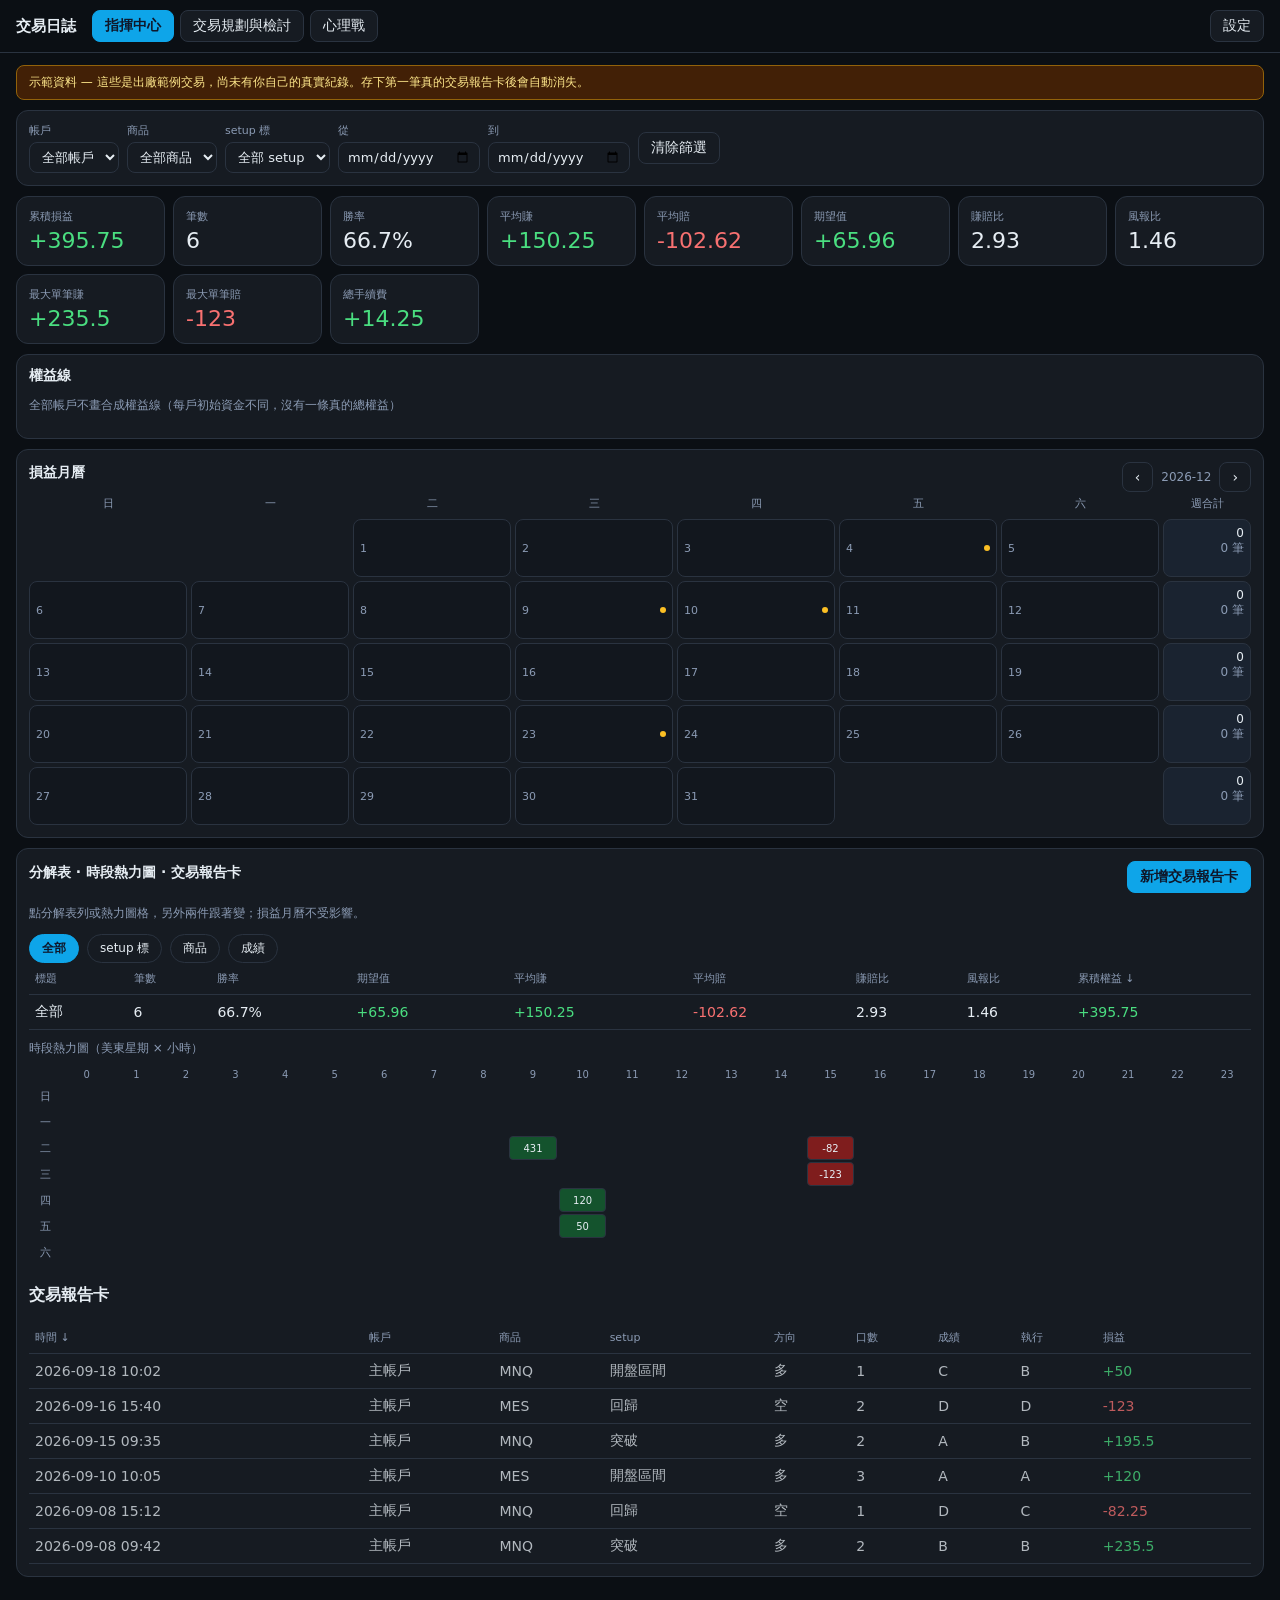
<file: 交易日誌/index.html>
<!DOCTYPE html>
<html lang="zh-Hant">
<head>
  <meta charset="UTF-8" />
  <meta name="viewport" content="width=device-width, initial-scale=1" />
  <title>YC's Trading Journal</title>
  <link rel="stylesheet" href="styles.css" />
</head>
<body>
  <div id="app"></div>
  <script src="js/schedule.js"></script>
  <script src="js/store.js"></script>
  <script src="js/csv-formats.js"></script>
  <script src="js/app.js"></script>
</body>
</html>
</file>
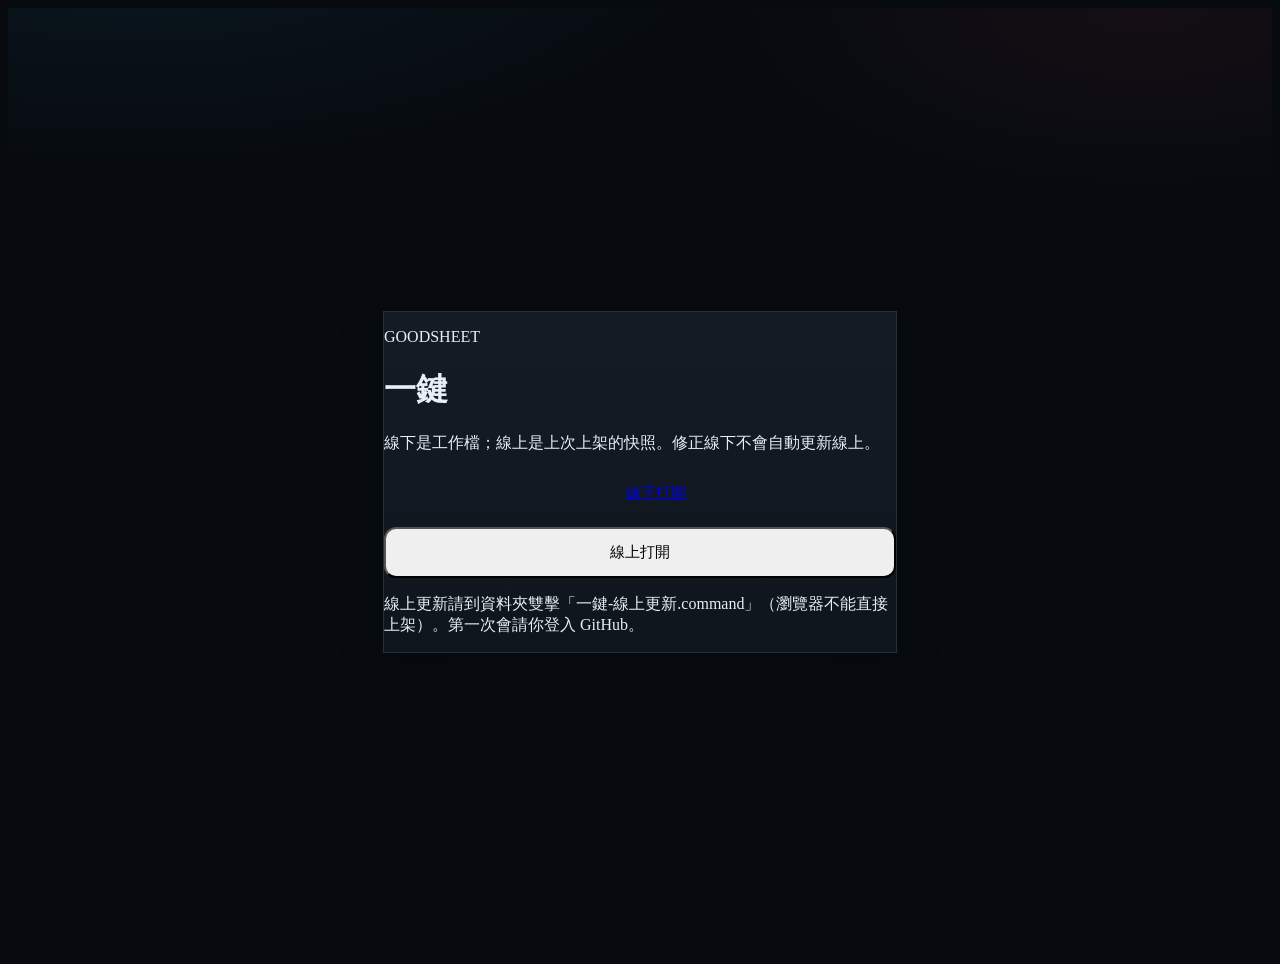
<file: 啟動.html>
<!DOCTYPE html>
<html lang="zh-Hant">
<head>
  <meta charset="UTF-8" />
  <meta name="viewport" content="width=device-width, initial-scale=1.0" />
  <title>GoodSheet · 一鍵</title>
  <link rel="stylesheet" href="styles.css" />
  <script src="config.js"></script>
  <style>
    body { min-height: 100vh; display: grid; place-items: center; padding: 24px; }
    .wrap { width: min(32rem, 100%); }
    .go { display: block; width: 100%; margin-top: 10px; padding: 14px 16px; border-radius: 12px; text-align: center; font-size: 15px; }
  </style>
</head>
<body class="font-sans antialiased">
  <div class="wrap panel rounded-2xl p-6">
    <p class="text-xs tracking-[0.2em] text-sky-300/80">GOODSHEET</p>
    <h1 class="mt-2 text-xl font-semibold">一鍵</h1>
    <p class="mt-2 text-sm text-slate-400">線下是工作檔；線上是上次上架的快照。修正線下不會自動更新線上。</p>
    <a class="go bg-sky-500 font-semibold text-slate-950" href="index.html">線下打開</a>
    <button type="button" id="go-online" class="go border border-slate-600 text-slate-100">線上打開</button>
    <p class="mt-4 text-xs text-slate-500">線上更新請到資料夾雙擊「一鍵-線上更新.command」（瀏覽器不能直接上架）。第一次會請你登入 GitHub。</p>
  </div>
  <script>
    document.getElementById("go-online").onclick = () => {
      const url = (window.GOODSHEET && window.GOODSHEET.onlineUrl) || "";
      if (!url) {
        alert("還沒上架。請先雙擊「一鍵-線上更新.command」。");
        return;
      }
      location.href = url;
    };
  </script>
</body>
</html>
</file>
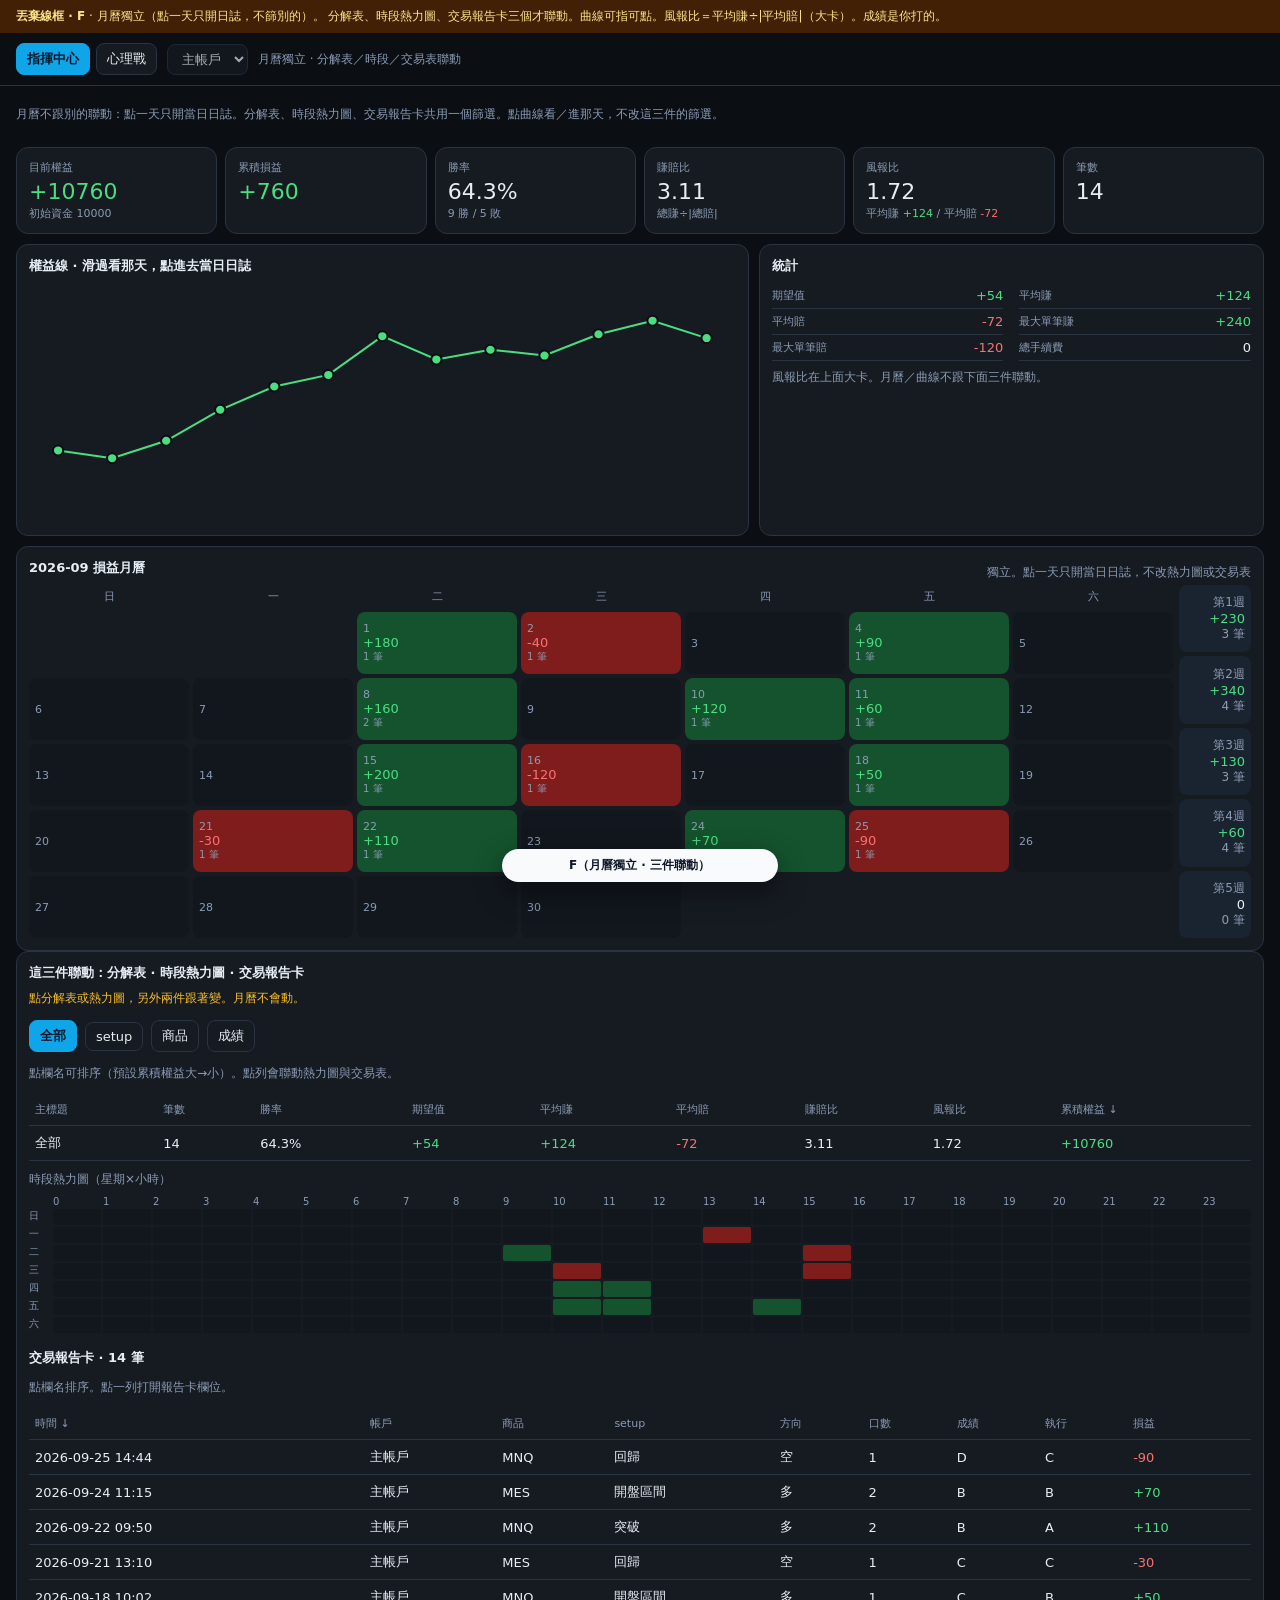
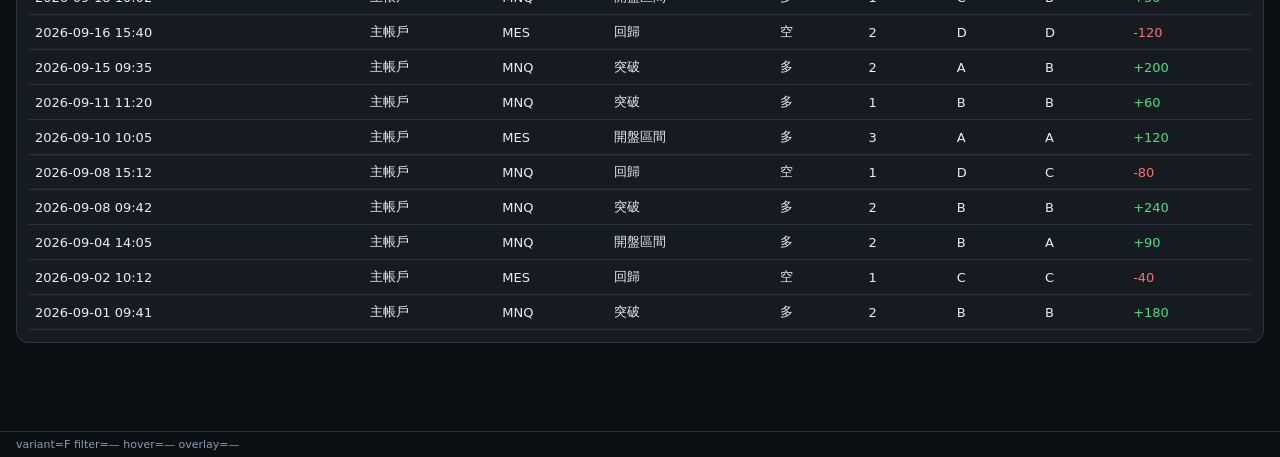
<file: .scratch/pro-journal/prototype-walk.html>
<!DOCTYPE html>
<html lang="zh-Hant">
<head>
  <meta charset="UTF-8" />
  <meta name="viewport" content="width=device-width, initial-scale=1" />
  <title>PROTOTYPE · 四面加心理戰怎麼走</title>
  <style>
    :root {
      --bg: #0b0f14; --panel: #161b22; --line: #2a3340; --text: #e6edf3;
      --muted: #8b9bb4; --sky: #7dd3fc; --green: #4ade80; --red: #f87171; --amber: #fbbf24;
    }
    * { box-sizing: border-box; }
    html, body { margin: 0; height: 100%; }
    body {
      font-family: "PingFang TC", "Noto Sans TC", ui-sans-serif, system-ui, sans-serif;
      background: var(--bg); color: var(--text); font-size: 13px;
    }
    button, select { font: inherit; color: inherit; cursor: pointer; }
    .proto-banner { background: #422006; color: #fde68a; padding: 8px 16px; font-size: 12px; }
    .wrap { display: flex; flex-direction: column; min-height: calc(100% - 92px); }
    .topbar {
      display: flex; gap: 10px; align-items: center; flex-wrap: wrap;
      padding: 10px 16px; border-bottom: 1px solid var(--line);
    }
    .walk-q { color: var(--muted); font-size: 12px; padding: 8px 16px 0; max-width: 70rem; }
    nav.tabs { display: flex; gap: 6px; }
    nav.tabs button, .chip, .ghost, .primary, select.filter {
      border: 1px solid var(--line); background: var(--panel); border-radius: 8px; padding: 6px 10px; color: var(--text);
    }
    nav.tabs button.on, .chip.on, tr.picked td { background: #0ea5e9; color: #0f172a; border-color: #0ea5e9; font-weight: 600; }
    tr.picked td { border-bottom-color: #0ea5e9; }
    .primary { background: #0ea5e9; color: #0f172a; border-color: #0ea5e9; font-weight: 600; }
    .col { padding: 12px 16px 88px; overflow: auto; }
    .heroes { display: grid; grid-template-columns: repeat(6, 1fr); gap: 8px; margin-bottom: 10px; }
    @media (max-width: 1100px) { .heroes { grid-template-columns: repeat(3, 1fr); } }
    .hero, .panel {
      background: var(--panel); border: 1px solid var(--line); border-radius: 12px; padding: 12px;
    }
    .hero .l, .stats .l, dt { font-size: 11px; color: var(--muted); }
    .hero .v { font-size: 22px; font-variant-numeric: tabular-nums; margin-top: 4px; }
    .hero .s { font-size: 11px; color: var(--muted); margin-top: 2px; }
    .profit { color: var(--green); } .loss { color: var(--red); }
    .split { display: grid; grid-template-columns: 1.45fr 1fr; gap: 10px; margin-bottom: 10px; }
    @media (max-width: 1000px) { .split { grid-template-columns: 1fr; } }
    .panel h2, .panel h3 { margin: 0 0 8px; font-size: 13px; }
    .chart { position: relative; }
    svg.curve { width: 100%; height: 240px; display: block; }
    .tip {
      position: absolute; pointer-events: none; background: #0b1220; border: 1px solid var(--line);
      border-radius: 10px; padding: 8px 10px; min-width: 160px; display: none; z-index: 5;
      box-shadow: 0 8px 24px rgba(0,0,0,.4);
    }
    .tip.on { display: block; }
    .tip b { display: block; margin-bottom: 4px; }
    .stats { display: grid; grid-template-columns: 1fr 1fr; gap: 0 16px; }
    .stats div { display: flex; justify-content: space-between; gap: 8px; padding: 5px 0; border-bottom: 1px solid var(--line); font-variant-numeric: tabular-nums; }
    .cal-wrap { display: grid; grid-template-columns: 1fr 72px; gap: 6px; }
    .cal { display: grid; grid-template-columns: repeat(7, 1fr); gap: 4px; }
    .cal .hd { font-size: 11px; color: var(--muted); text-align: center; padding: 4px 0; }
    .day {
      min-height: 62px; border: 0; border-radius: 8px; padding: 6px; text-align: left; background: #12171e;
    }
    .day:hover { outline: 1px solid var(--sky); }
    .day.on { outline: 2px solid var(--sky); }
    .day.up { background: #14532d; } .day.down { background: #7f1d1d; }
    .day.dim { opacity: .35; }
    .day .n { font-size: 11px; color: var(--muted); }
    .day .p { font-variant-numeric: tabular-nums; font-size: 13px; }
    .day .c { font-size: 10px; color: var(--muted); }
    .weeks { display: grid; gap: 4px; }
    .week { min-height: 62px; border-radius: 8px; background: #1a2330; border: 0; padding: 6px; text-align: right; }
    .heat { display: grid; grid-template-columns: 22px repeat(24, 1fr); gap: 2px; font-size: 10px; margin-top: 8px; }
    .heat b { color: var(--muted); font-weight: 400; }
    .cell { height: 16px; border-radius: 2px; background: #12171e; border: 0; padding: 0; }
    .cell.has { background: #14532d; } .cell.bad { background: #7f1d1d; }
    .cell.on { outline: 2px solid var(--sky); }
    table.grid { width: 100%; border-collapse: collapse; font-variant-numeric: tabular-nums; }
    table.grid th, table.grid td { text-align: left; padding: 8px 6px; border-bottom: 1px solid var(--line); white-space: nowrap; }
    table.grid th { color: var(--muted); font-weight: 500; font-size: 11px; }
    table.grid th.sort { cursor: pointer; user-select: none; }
    table.grid th.sort:hover { color: var(--sky); }
    tr.clickable:hover { background: #12171e; cursor: pointer; }
    .fields { display: grid; grid-template-columns: 140px 1fr; gap: 0; }
    .fields div { display: contents; }
    .fields dt, .fields dd { margin: 0; padding: 8px 6px; border-bottom: 1px solid var(--line); }
    .fields dt { color: var(--muted); }
    .overlay { position: fixed; inset: 0; background: rgba(2,6,23,.72); display: flex; justify-content: flex-end; z-index: 20; }
    .sheet { width: min(720px, 100%); background: var(--bg); border-left: 1px solid var(--line); padding: 16px; overflow: auto; }
    .row { display: flex; gap: 8px; flex-wrap: wrap; align-items: center; }
    .muted { color: var(--muted); font-size: 12px; }
    .note { font-size: 12px; color: var(--amber); margin: 0 0 8px; }
    .state { font-size: 11px; color: var(--muted); padding: 6px 16px; border-top: 1px solid var(--line); }
    .switcher {
      position: fixed; left: 50%; bottom: 18px; transform: translateX(-50%);
      display: flex; align-items: center; gap: 8px;
      background: #f8fafc; color: #0f172a; border-radius: 999px; padding: 8px 10px;
      box-shadow: 0 10px 30px rgba(0,0,0,.45); z-index: 40; font-weight: 600;
    }
    .switcher button { border: 0; background: #e2e8f0; border-radius: 999px; width: 32px; height: 32px; }
    .label { font-size: 12px; min-width: 16rem; text-align: center; }
    .scroll { overflow: auto; }
  </style>
</head>
<body>
  <div class="proto-banner">
    <b>丟棄線框 · F</b> · 月曆獨立（點一天只開日誌，不篩別的）。
    分解表、時段熱力圖、交易報告卡三個才聯動。曲線可指可點。風報比＝平均賺÷|平均賠|（大卡）。成績是你打的。
  </div>
  <div class="wrap" id="app"></div>
  <div class="state" id="state"></div>
  <div class="switcher" id="switcher"></div>
<script>
const TRADES = [
  { id:"t01", date:"2026-09-01", time:"09:41", product:"MNQ", setup:"突破", side:"多", size:2, pnl:180, grade:"B", exec:"B", account:"主帳戶" },
  { id:"t02", date:"2026-09-02", time:"10:12", product:"MES", setup:"回歸", side:"空", size:1, pnl:-40, grade:"C", exec:"C", account:"主帳戶" },
  { id:"t04", date:"2026-09-04", time:"14:05", product:"MNQ", setup:"開盤區間", side:"多", size:2, pnl:90, grade:"B", exec:"A", account:"主帳戶" },
  { id:"t1",  date:"2026-09-08", time:"09:42", product:"MNQ", setup:"突破", side:"多", size:2, pnl:240, grade:"B", exec:"B", account:"主帳戶" },
  { id:"t2",  date:"2026-09-08", time:"15:12", product:"MNQ", setup:"回歸", side:"空", size:1, pnl:-80, grade:"D", exec:"C", account:"主帳戶" },
  { id:"t3",  date:"2026-09-10", time:"10:05", product:"MES", setup:"開盤區間", side:"多", size:3, pnl:120, grade:"A", exec:"A", account:"主帳戶" },
  { id:"t11", date:"2026-09-11", time:"11:20", product:"MNQ", setup:"突破", side:"多", size:1, pnl:60, grade:"B", exec:"B", account:"主帳戶" },
  { id:"t15", date:"2026-09-15", time:"09:35", product:"MNQ", setup:"突破", side:"多", size:2, pnl:200, grade:"A", exec:"B", account:"主帳戶" },
  { id:"t16", date:"2026-09-16", time:"15:40", product:"MES", setup:"回歸", side:"空", size:2, pnl:-120, grade:"D", exec:"D", account:"主帳戶" },
  { id:"t18", date:"2026-09-18", time:"10:02", product:"MNQ", setup:"開盤區間", side:"多", size:1, pnl:50, grade:"C", exec:"B", account:"主帳戶" },
  { id:"t21", date:"2026-09-21", time:"13:10", product:"MES", setup:"回歸", side:"空", size:1, pnl:-30, grade:"C", exec:"C", account:"主帳戶" },
  { id:"t22", date:"2026-09-22", time:"09:50", product:"MNQ", setup:"突破", side:"多", size:2, pnl:110, grade:"B", exec:"A", account:"主帳戶" },
  { id:"t24", date:"2026-09-24", time:"11:15", product:"MES", setup:"開盤區間", side:"多", size:2, pnl:70, grade:"B", exec:"B", account:"主帳戶" },
  { id:"t25", date:"2026-09-25", time:"14:44", product:"MNQ", setup:"回歸", side:"空", size:1, pnl:-90, grade:"D", exec:"C", account:"主帳戶" },
];
const PSYCHS = [
  { id:"p1", type:"想翻本", intensity:7, tradeId:"t2", date:"2026-09-08", note:"回歸虧了想撈回來" },
  { id:"p2", type:"怕錯過", intensity:5, tradeId:null, date:"2026-09-09", note:"會議中沒做，一直想進去" },
];
const JOURNALS = {
  "2026-09-08": { bg:"", risk:"400", setups:"突破", plan:"只做突破", good:"第一筆守紀律", change:"回歸不該做" },
  "2026-09-09": { bg:"下午會議", risk:"", setups:"", plan:"觀望", good:"", change:"" },
  "2026-09-10": { bg:"跳空", risk:"", setups:"開盤區間", plan:"", good:"", change:"" },
};
const WEEKDAYS = ["日","一","二","三","四","五","六"];
const INITIAL = 10000;
const DIMS = { all:"全部", setup:"setup", product:"商品", grade:"成績" };
const GRADES = ["A", "B", "C", "D"];
const BCOLS = [
  ["title", "主標題"],
  ["n", "筆數"],
  ["winrate", "勝率"],
  ["exp", "期望值"],
  ["avgW", "平均賺"],
  ["avgL", "平均賠"],
  ["pf", "賺賠比"],
  ["rr", "風報比"],
  ["eq", "累積權益"],
];
const TCOLS = [
  ["time", "時間"],
  ["account", "帳戶"],
  ["product", "商品"],
  ["setup", "setup"],
  ["side", "方向"],
  ["size", "口數"],
  ["grade", "成績"],
  ["exec", "執行"],
  ["pnl", "損益"],
];
const NAMES = { F:"F 月曆獨立 · 三件聯動" };
const DESCS = {
  F: "月曆不跟別的聯動：點一天只開當日日誌。分解表、時段熱力圖、交易報告卡共用一個篩選。點曲線看／進那天，不改這三件的篩選。",
};

let S = {
  variant: "F",
  screen: "cmd",
  date: "2026-09-10",
  tradeId: null,
  psychId: null,
  filter: null,
  dim: "all",
  sortCol: "eq",
  sortDir: "desc",
  tradeSortCol: "time",
  tradeSortDir: "desc",
  overlay: null,
  hover: null,
};

function money(n) {
  if (n == null || Number.isNaN(n)) return "—";
  const s = (n > 0 ? "+" : "") + n;
  return `<span class="${n > 0 ? "profit" : n < 0 ? "loss" : ""}">${s}</span>`;
}
function tradeById(id) { return TRADES.find((t) => t.id === id); }
function tradesOn(date, list) { return list.filter((t) => t.date === date); }
function statsOf(list) {
  const pnl = list.reduce((s,t) => s + t.pnl, 0);
  const wins = list.filter((t) => t.pnl > 0);
  const losses = list.filter((t) => t.pnl < 0);
  const sumWin = wins.reduce((s,t) => s + t.pnl, 0);
  const sumLoss = losses.reduce((s,t) => s + t.pnl, 0);
  const avgW = wins.length ? Math.round(sumWin / wins.length) : null;
  const avgL = losses.length ? Math.round(sumLoss / losses.length) : null;
  const rr = avgW != null && avgL != null ? avgW / Math.abs(avgL) : null;
  const pf = sumLoss ? sumWin / Math.abs(sumLoss) : null;
  return {
    n: list.length, pnl, wins: wins.length, losses: losses.length,
    avgW, avgL, rr, pf, exp: list.length ? Math.round(pnl / list.length) : null,
    maxW: list.length ? Math.max(...list.map((t) => t.pnl)) : null,
    maxL: list.length ? Math.min(...list.map((t) => t.pnl)) : null,
    sumWin, sumLoss, fee: 0,
  };
}
function matchFilter(t, f) {
  if (!f) return true;
  if (f.kind === "heat") {
    const d = new Date(t.date + "T12:00:00");
    return d.getDay() === f.wd && Number(t.time.slice(0, 2)) === f.hour;
  }
  if (f.kind === "break") return t[f.dim] === f.key;
  return true;
}
function trio() { return TRADES.filter((t) => matchFilter(t, S.filter)); }
function chipLabel() {
  const f = S.filter;
  if (!f) return "全部";
  if (f.kind === "heat") return `週${WEEKDAYS[f.wd]} ${f.hour}時`;
  return `${DIMS[f.dim]} · ${f.key}`;
}
function setVariant(v) {
  S.variant = v; S.screen = "cmd"; S.overlay = null; S.filter = null; S.hover = null;
  const u = new URL(location.href);
  u.searchParams.set("variant", v);
  history.replaceState({}, "", u);
  render();
}
function go(patch) { Object.assign(S, patch); render(); }

function dayPoints(list) {
  const initial = 10000;
  const map = new Map();
  list.slice().sort((a,b) => (a.date+a.time).localeCompare(b.date+b.time)).forEach((t) => {
    const cur = map.get(t.date) || { date: t.date, pnl: 0, n: 0, wins: 0 };
    cur.pnl += t.pnl; cur.n += 1; if (t.pnl > 0) cur.wins += 1;
    map.set(t.date, cur);
  });
  const days = [...map.values()].sort((a,b) => a.date.localeCompare(b.date));
  let eq = initial;
  return days.map((d) => { eq += d.pnl; return { ...d, eq }; });
}
function curveSvg(list) {
  const pts = dayPoints(list);
  const w = 680, h = 240, p = 28;
  if (!pts.length) return `<p class="muted">沒有權益線</p>`;
  const ys = pts.map((x) => x.eq);
  const min = Math.min(...ys, 10000) - 50, max = Math.max(...ys, 10000) + 50;
  const x = (i) => p + (pts.length === 1 ? (w-p*2)/2 : i / (pts.length - 1) * (w - p * 2));
  const y = (v) => h - p - ((v - min) / (max - min)) * (h - p * 2);
  const d = pts.map((pt, i) => `${i ? "L" : "M"}${x(i).toFixed(1)},${y(pt.eq).toFixed(1)}`).join(" ");
  const dots = pts.map((pt, i) => {
    const on = S.date === pt.date && (S.overlay === "journal" || S.hover != null);
    return `<circle class="cdot" data-act="curve" data-i="${i}" cx="${x(i)}" cy="${y(pt.eq)}" r="${on?6:5}" fill="${on?"#7dd3fc":"#4ade80"}" stroke="#0b0f14" stroke-width="2"/>`;
  }).join("");
  return `<svg class="curve" viewBox="0 0 ${w} ${h}" preserveAspectRatio="none">
    <path d="${d}" fill="none" stroke="#4ade80" stroke-width="2"/>
    ${dots}
  </svg>`;
}
function heatGrid(list) {
  const hours = [...Array(24).keys()];
  const map = new Map();
  for (const t of list) {
    const wd = new Date(t.date + "T12:00:00").getDay();
    const hour = Number(t.time.slice(0, 2));
    const k = wd + "-" + hour;
    map.set(k, (map.get(k) || 0) + t.pnl);
  }
  const sel = S.filter && S.filter.kind === "heat" ? S.filter : null;
  let html = `<div class="heat"><b></b>${hours.map((h) => `<b>${h}</b>`).join("")}`;
  for (let wd = 0; wd < 7; wd++) {
    html += `<b>${WEEKDAYS[wd]}</b>`;
    for (const h of hours) {
      const n = map.get(wd + "-" + h);
      const cls = [n == null ? "" : n < 0 ? "bad" : "has", sel && sel.wd===wd && sel.hour===h ? "on" : ""].join(" ");
      html += `<button class="cell ${cls}" data-act="heat" data-wd="${wd}" data-h="${h}" title="週${WEEKDAYS[wd]} ${h}時 ${n==null?"無":n}"></button>`;
    }
  }
  return html + "</div>";
}
function groupRow(title, list) {
  const st = statsOf(list);
  return {
    title, n: st.n, winrate: st.n ? st.wins / st.n : null,
    exp: st.exp, avgW: st.avgW, avgL: st.avgL, pf: st.pf, rr: st.rr,
    eq: INITIAL + st.pnl, pnl: st.pnl,
  };
}
function fmtCell(col, v) {
  if (col === "title") return v.title;
  if (col === "n") return v.n;
  if (col === "winrate") return v.winrate == null ? "—" : `${Math.round(v.winrate * 1000) / 10}%`;
  if (col === "pf" || col === "rr") return v[col] == null ? "—" : v[col].toFixed(2);
  if (col === "eq") return money(v.eq);
  return money(v[col]);
}
function breakdown(dim, list) {
  let rows;
  if (dim === "all") rows = [groupRow("全部", list)];
  else if (dim === "grade") rows = GRADES.map((g) => groupRow(g, list.filter((t) => t.grade === g)));
  else {
    const keys = [...new Set(list.map((t) => t[dim]))];
    rows = keys.map((k) => groupRow(k, list.filter((t) => t[dim] === k)));
  }
  const col = S.sortCol, dir = S.sortDir === "asc" ? 1 : -1;
  rows.sort((a, b) => {
    const av = a[col], bv = b[col];
    if (col === "title") return String(av).localeCompare(String(bv), "zh") * dir;
    const an = av == null ? -Infinity * dir : av, bn = bv == null ? -Infinity * dir : bv;
    return (an - bn) * dir;
  });
  const sel = S.filter && S.filter.kind === "break" && S.filter.dim === dim ? S.filter.key : null;
  const heads = BCOLS.map(([k, lab]) => {
    const mark = S.sortCol === k ? (S.sortDir === "desc" ? " ↓" : " ↑") : "";
    return `<th class="sort" data-act="sort" data-col="${k}">${lab}${mark}</th>`;
  }).join("");
  const body = rows.map((v) => {
    const click = dim === "all" ? `data-act="clear"` : `data-act="break" data-dim="${dim}" data-key="${v.title}"`;
    const cells = BCOLS.map(([k]) => `<td>${fmtCell(k, v)}</td>`).join("");
    return `<tr class="clickable ${sel===v.title?"picked":""}" ${click}>${cells}</tr>`;
  }).join("");
  return `<table class="grid"><tr>${heads}</tr>${body}</table>`;
}
function calendar(list) {
  const first = new Date("2026-09-01T12:00:00");
  const startWd = first.getDay();
  const byDay = new Map();
  for (const t of list) {
    const cur = byDay.get(t.date) || { pnl: 0, n: 0 };
    cur.pnl += t.pnl; cur.n += 1; byDay.set(t.date, cur);
  }
  let html = `<div class="cal">${WEEKDAYS.map((d) => `<div class="hd">${d}</div>`).join("")}`;
  for (let i = 0; i < startWd; i++) html += "<div></div>";
  const weekPnls = [];
  let acc = 0, cnt = 0;
  const flush = () => { weekPnls.push({ pnl: acc, n: cnt }); acc = 0; cnt = 0; };
  const sel = S.overlay === "journal" ? S.date : null;
  for (let d = 1; d <= 30; d++) {
    const date = "2026-09-" + String(d).padStart(2, "0");
    const cell = byDay.get(date);
    const cls = [
      cell ? (cell.pnl < 0 ? "down" : "up") : "",
      sel === date ? "on" : "",
    ].join(" ");
    html += `<button class="day ${cls}" data-act="day" data-day="${date}">
      <div class="n">${d}</div>
      ${cell ? `<div class="p">${money(cell.pnl)}</div><div class="c">${cell.n} 筆</div>` : ""}
    </button>`;
    if (cell) { acc += cell.pnl; cnt += cell.n; }
    if ((startWd + d - 1) % 7 === 6) flush();
  }
  if ((startWd + 30) % 7 !== 0) flush();
  html += "</div>";
  const weeks = weekPnls.map((w, i) => `<button class="week" type="button"><div class="muted">第${i+1}週</div><div>${money(w.pnl)}</div><div class="muted">${w.n} 筆</div></button>`).join("");
  return `<div class="cal-wrap">${html}<div class="weeks">${weeks}</div></div>`;
}
function tradeVal(t, col) {
  if (col === "time") return t.date + t.time;
  return t[col];
}
function tradeTable(list, opts = {}) {
  if (!list.length) return `<p class="muted">這個篩選沒有交易報告卡</p>`;
  const sortable = opts.sortable !== false;
  const rows = list.slice();
  if (sortable) {
    const col = S.tradeSortCol, dir = S.tradeSortDir === "asc" ? 1 : -1;
    rows.sort((a, b) => {
      const av = tradeVal(a, col), bv = tradeVal(b, col);
      if (typeof av === "number" && typeof bv === "number") return (av - bv) * dir;
      return String(av).localeCompare(String(bv), "zh") * dir;
    });
  } else {
    rows.sort((a, b) => (a.date + a.time).localeCompare(b.date + b.time));
  }
  const heads = TCOLS.map(([k, lab]) => {
    if (!sortable) return `<th>${lab}</th>`;
    const mark = S.tradeSortCol === k ? (S.tradeSortDir === "desc" ? " ↓" : " ↑") : "";
    return `<th class="sort" data-act="tsort" data-col="${k}">${lab}${mark}</th>`;
  }).join("");
  return `<div class="scroll"><table class="grid">
    <tr>${heads}</tr>
    ${rows.map((t) => `<tr class="clickable" data-act="trade" data-trade="${t.id}">
      <td>${t.date} ${t.time}</td><td>${t.account}</td><td>${t.product}</td><td>${t.setup}</td>
      <td>${t.side}</td><td>${t.size}</td><td>${t.grade}</td><td>${t.exec}</td><td>${money(t.pnl)}</td>
    </tr>`).join("")}
  </table></div>`;
}
function fields(rows) {
  return `<dl class="fields">${rows.map(([k,v]) => `<div><dt>${k}</dt><dd>${v || "—"}</dd></div>`).join("")}</dl>`;
}
function journalSheet(date, list) {
  const j = JOURNALS[date] || {};
  const ts = tradesOn(date, list);
  const ps = PSYCHS.filter((p) => p.date === date && !p.tradeId);
  return `<h2>當日日誌 · 美東 ${date}</h2>
    ${fields([["當日背景", j.bg],["風險上限（美元）", j.risk],["今天只做哪些 setup", j.setups],["一句計畫", j.plan],["做得好的一件", j.good],["明天只改一件", j.change]])}
    <h3 style="margin:16px 0 8px">當天交易報告卡</h3>${tradeTable(ts, { sortable: false })}
    <h3 style="margin:16px 0 8px">綁當天的心理遊戲</h3>
    ${ps.length ? ps.map((p) => `<p><button class="ghost" data-act="psych" data-psych="${p.id}">${p.type} ${p.intensity}/10</button></p>`).join("") : `<p class="muted">沒有</p>`}
    <p class="row" style="margin-top:12px"><button class="ghost" data-act="close">關閉</button></p>`;
}
function tradeSheet(t) {
  const ps = PSYCHS.filter((p) => p.tradeId === t.id);
  return `<h2>交易報告卡</h2>
    ${fields([["美東時間", t.date+" "+t.time],["帳戶", t.account],["商品", t.product],["setup 標", t.setup],["方向", t.side],["口數", t.size],["成績（你打的）", t.grade],["執行評等（你打的）", t.exec],["平倉損益", money(t.pnl)],["進場價",""],["出場價",""],["停損",""],["計畫風險",""]])}
    <p class="note">成績 A–D 不是從損益算出來的。賺的也可以打 D，虧的也可以打 A。</p>
    <h3 style="margin:16px 0 8px">心理遊戲</h3>
    ${ps.length ? ps.map((p) => `<p><button class="ghost" data-act="psych" data-psych="${p.id}">${p.type} ${p.intensity}/10 · ${p.note}</button></p>`).join("") : `<p class="muted">沒有</p>`}
    <p class="row" style="margin-top:12px"><button class="ghost" data-act="day" data-day="${t.date}">當天日誌</button><button class="ghost" data-act="close">關閉</button></p>`;
}
function psychSheet(p) {
  const t = p.tradeId ? tradeById(p.tradeId) : null;
  return `<h2>心理遊戲</h2>
    ${fields([["類型", p.type],["強度", p.intensity+" / 10"],["日期", p.date],["綁", t ? "交易報告卡" : "當天"],["一句", p.note]])}
    <p class="row" style="margin-top:12px">
      ${t ? `<button class="primary" data-act="trade" data-trade="${t.id}">打開報告卡</button>` : `<button class="primary" data-act="day" data-day="${p.date}">打開當天日誌</button>`}
      <button class="ghost" data-act="close">關閉</button>
    </p>`;
}
function psychBook() {
  return `<div class="panel"><h2>心理戰</h2>
    <table class="grid"><tr><th>日期</th><th>類型</th><th>強度</th><th>綁</th><th>一句</th></tr>
    ${PSYCHS.map((p) => `<tr class="clickable" data-act="psych" data-psych="${p.id}"><td>${p.date}</td><td>${p.type}</td><td>${p.intensity}</td><td>${p.tradeId?"報告卡":"當天"}</td><td>${p.note}</td></tr>`).join("")}
    </table></div>`;
}

function renderMain() {
  const all = TRADES;
  const list = trio();
  const st = statsOf(all);
  const heroes = `
    <div class="heroes">
      <div class="hero"><div class="l">目前權益</div><div class="v">${money(INITIAL + st.pnl)}</div><div class="s">初始資金 ${INITIAL}</div></div>
      <div class="hero"><div class="l">累積損益</div><div class="v">${money(st.pnl)}</div></div>
      <div class="hero"><div class="l">勝率</div><div class="v">${st.n ? (Math.round(st.wins/st.n*1000)/10) : "—"}%</div><div class="s">${st.wins} 勝 / ${st.losses} 敗</div></div>
      <div class="hero"><div class="l">賺賠比</div><div class="v">${st.pf ? st.pf.toFixed(2) : "—"}</div><div class="s">總賺÷|總賠|</div></div>
      <div class="hero"><div class="l">風報比</div><div class="v">${st.rr ? st.rr.toFixed(2) : "—"}</div><div class="s">平均賺 ${money(st.avgW)} / 平均賠 ${money(st.avgL)}</div></div>
      <div class="hero"><div class="l">筆數</div><div class="v">${st.n}</div></div>
    </div>`;
  const pts = dayPoints(all);
  const tip = S.hover != null && pts[S.hover] ? (() => {
    const p = pts[S.hover];
    return `<div class="tip on" id="tip"><b>${p.date}</b>權益 ${money(p.eq)}<br>當日損益 ${money(p.pnl)}<br>當日 ${p.n} 筆 · 勝 ${p.wins}</div>`;
  })() : `<div class="tip" id="tip"></div>`;
  const heatSrc = S.filter && S.filter.kind === "heat" ? all : list;
  const breakSrc = (S.dim === "all" || (S.filter && S.filter.kind === "break" && S.filter.dim === S.dim)) ? all : list;
  return `
    ${heroes}
    <div class="split">
      <div class="panel chart">
        <h2>權益線 · 滑過看那天，點進去當日日誌</h2>
        ${curveSvg(all)}${tip}
      </div>
      <div class="panel">
        <h2>統計</h2>
        <div class="stats">
          <div><span class="l">期望值</span><span>${money(st.exp)}</span></div>
          <div><span class="l">平均賺</span><span>${money(st.avgW)}</span></div>
          <div><span class="l">平均賠</span><span>${money(st.avgL)}</span></div>
          <div><span class="l">最大單筆賺</span><span>${money(st.maxW)}</span></div>
          <div><span class="l">最大單筆賠</span><span>${money(st.maxL)}</span></div>
          <div><span class="l">總手續費</span><span>${st.fee}</span></div>
        </div>
        <p class="muted" style="margin:8px 0 0">風報比在上面大卡。月曆／曲線不跟下面三件聯動。</p>
      </div>
    </div>
    <div class="panel">
      <div class="row" style="justify-content:space-between"><h2>2026-09 損益月曆</h2><span class="muted">獨立。點一天只開當日日誌，不改熱力圖或交易表</span></div>
      ${calendar(all)}
    </div>
    <div class="panel">
      <h2>這三件聯動：分解表 · 時段熱力圖 · 交易報告卡</h2>
      <p class="note">點分解表或熱力圖，另外兩件跟著變。月曆不會動。</p>
      <p class="row">${Object.keys(DIMS).map((d) => `<button class="chip ${S.dim===d?"on":""}" data-act="dim" data-dim="${d}">${DIMS[d]}</button>`).join("")}
        ${S.filter ? `<button class="ghost" data-act="clear">清除這三件的篩選</button>` : ""}
      </p>
      ${S.dim === "grade" ? `<p class="note">成績是你打的 A B C D，不是系統算的。點欄名可排序。</p>` : `<p class="muted">點欄名可排序（預設累積權益大→小）。點列會聯動熱力圖與交易表。</p>`}
      ${breakdown(S.dim, breakSrc)}
      <p class="muted" style="margin:10px 0 4px">時段熱力圖（星期×小時）</p>
      ${heatGrid(heatSrc)}
      <h3 style="margin:16px 0 8px">交易報告卡 · ${list.length} 筆</h3>
      <p class="muted">點欄名排序。點一列打開報告卡欄位。</p>
      ${tradeTable(list)}
    </div>`;
}

function render() {
  S.variant = "F";
  const overlay = S.overlay === "journal" ? `<div class="overlay"><div class="sheet">${journalSheet(S.date, TRADES)}</div></div>`
    : S.overlay === "trade" ? `<div class="overlay"><div class="sheet">${tradeSheet(tradeById(S.tradeId))}</div></div>`
    : S.overlay === "psych" ? `<div class="overlay"><div class="sheet">${psychSheet(PSYCHS.find((p) => p.id === S.psychId))}</div></div>`
    : "";
  document.getElementById("app").innerHTML = `
    <div class="topbar">
      <nav class="tabs">
        <button class="${S.screen==="cmd"?"on":""}" data-act="tab" data-tab="cmd">指揮中心</button>
        <button class="${S.screen==="psychs"?"on":""}" data-act="tab" data-tab="psychs">心理戰</button>
      </nav>
      <select class="filter" disabled><option>主帳戶</option></select>
      <span class="muted">月曆獨立 · 分解表／時段／交易表聯動</span>
    </div>
    <p class="walk-q">${DESCS[S.variant]}</p>
    <div class="col">${S.screen==="psychs" ? psychBook() : renderMain()}</div>${overlay}`;
  document.getElementById("state").textContent =
    `variant=${S.variant} filter=${S.filter?JSON.stringify(S.filter):"—"} hover=${S.hover??"—"} overlay=${S.overlay||"—"}`;
  document.getElementById("switcher").innerHTML = `<div class="label">F（月曆獨立 · 三件聯動）</div>`;
  placeTip();
}
function placeTip() {
  const tip = document.getElementById("tip");
  const dot = document.querySelector(`.cdot[data-i="${S.hover}"]`);
  if (!tip || !dot || S.hover == null) return;
  const c = document.querySelector(".chart");
  const r = dot.getBoundingClientRect();
  const p = c.getBoundingClientRect();
  tip.style.left = Math.min(r.left - p.left + 12, p.width - 180) + "px";
  tip.style.top = Math.max(8, r.top - p.top - 88) + "px";
}

document.getElementById("app").addEventListener("click", (e) => {
  const b = e.target.closest("[data-act]");
  if (!b) return;
  const act = b.getAttribute("data-act");
  if (act === "tab") go({ screen: b.getAttribute("data-tab"), overlay: null });
  if (act === "day") go({ date: b.getAttribute("data-day"), overlay: "journal" });
  if (act === "trade") go({ tradeId: b.getAttribute("data-trade"), overlay: "trade" });
  if (act === "psych") go({ psychId: b.getAttribute("data-psych"), overlay: "psych" });
  if (act === "heat") go({ filter: { kind:"heat", wd: Number(b.dataset.wd), hour: Number(b.dataset.h) }, overlay: null });
  if (act === "break") go({ filter: { kind:"break", dim: b.dataset.dim, key: b.dataset.key }, overlay: null });
  if (act === "dim") {
    const dim = b.dataset.dim;
    const keepHeat = S.filter && S.filter.kind === "heat" ? S.filter : null;
    go({ dim, filter: dim === "all" ? keepHeat : (S.filter && S.filter.kind === "break" && S.filter.dim !== dim ? keepHeat : S.filter) });
  }
  if (act === "sort") {
    const col = b.dataset.col;
    go({ sortCol: col, sortDir: S.sortCol === col && S.sortDir === "desc" ? "asc" : "desc" });
  }
  if (act === "tsort") {
    const col = b.dataset.col;
    go({ tradeSortCol: col, tradeSortDir: S.tradeSortCol === col && S.tradeSortDir === "desc" ? "asc" : "desc" });
  }
  if (act === "clear") go({ filter: null, dim: S.dim === "all" ? "all" : S.dim });
  if (act === "close") go({ overlay: null });
  if (act === "curve") {
    const i = Number(b.dataset.i);
    const pt = dayPoints(TRADES)[i];
    if (!pt) return;
    go({ hover: i, date: pt.date, overlay: "journal" });
  }
});
document.getElementById("app").addEventListener("pointerover", (e) => {
  const b = e.target.closest(".cdot");
  if (!b) return;
  S.hover = Number(b.dataset.i);
  render();
});
document.getElementById("switcher").innerHTML = `<div class="label">F（月曆獨立 · 三件聯動）</div>`;
render();
</script>
</body>
</html>
</file>
<file: 交易日誌/styles.css>
:root {
  --bg: #0b0f14;
  --panel: #161b22;
  --line: #2a3340;
  --text: #e6edf3;
  --muted: #8b9bb4;
  --sky: #7dd3fc;
  --green: #4ade80;
  --red: #f87171;
  --amber: #fbbf24;
  --pink: #f472b6;
}

* {
  box-sizing: border-box;
}

html,
body {
  margin: 0;
  height: 100%;
}

body {
  font-family: "PingFang TC", "Noto Sans TC", ui-sans-serif, system-ui, sans-serif;
  background: var(--bg);
  color: var(--text);
  font-size: 14px;
}

button,
select,
input {
  font: inherit;
  color: inherit;
}

button {
  cursor: pointer;
}

.topbar {
  display: flex;
  gap: 16px;
  align-items: center;
  padding: 10px 16px;
  border-bottom: 1px solid var(--line);
}

.brand {
  font-weight: 700;
  font-size: 15px;
}

nav.tabs {
  display: flex;
  gap: 6px;
}

nav.tabs button {
  border: 1px solid var(--line);
  background: var(--panel);
  border-radius: 8px;
  padding: 6px 12px;
}

nav.tabs button.on {
  background: #0ea5e9;
  color: #0f172a;
  border-color: #0ea5e9;
  font-weight: 600;
}

.topbar-right {
  margin-left: auto;
}

.col {
  padding: 12px 16px 60px;
}

.demo-banner {
  background: #422006;
  color: #fde68a;
  border: 1px solid #92620a;
  border-radius: 8px;
  padding: 8px 12px;
  font-size: 12px;
  margin-bottom: 10px;
}

.heroes {
  display: grid;
  grid-template-columns: repeat(auto-fill, minmax(140px, 1fr));
  gap: 8px;
  margin-bottom: 10px;
}

.filter-field {
  display: flex;
  flex-direction: column;
  gap: 4px;
  font-size: 11px;
  color: var(--muted);
}

.filter-field input,
.filter-field select {
  background: var(--panel);
  border: 1px solid var(--line);
  border-radius: 8px;
  padding: 6px 8px;
  color: var(--text);
  font-size: 13px;
}

.equity-curve-wrap {
  position: relative;
}

.equity-curve {
  width: 100%;
  height: 140px;
  display: block;
}

.eq-point {
  fill: var(--sky);
  fill-opacity: 0;
  stroke: none;
  cursor: pointer;
}

.eq-point:hover {
  fill-opacity: 0.9;
}

.equity-tooltip {
  position: absolute;
  z-index: 5;
  pointer-events: none;
  background: var(--bg);
  border: 1px solid var(--line);
  border-radius: 8px;
  padding: 6px 10px;
  font-size: 12px;
  line-height: 1.5;
  color: var(--text);
  white-space: nowrap;
  box-shadow: 0 4px 12px rgba(0, 0, 0, 0.4);
}

.equity-tooltip .d {
  color: var(--muted);
  margin-bottom: 2px;
}

.settings-section {
  margin-bottom: 18px;
}

.settings-section h3 {
  margin: 0 0 8px;
  font-size: 13px;
  color: var(--muted);
}

.settings-list {
  list-style: none;
  margin: 0 0 10px;
  padding: 0;
}

.settings-row {
  display: flex;
  justify-content: space-between;
  align-items: center;
  gap: 8px;
  padding: 6px 0;
  border-bottom: 1px solid var(--line);
  font-size: 13px;
}

.settings-add-form {
  display: flex;
  gap: 8px;
  flex-wrap: wrap;
}

.settings-add-form input {
  background: var(--panel);
  border: 1px solid var(--line);
  border-radius: 8px;
  padding: 6px 8px;
  color: var(--text);
  flex: 1;
  min-width: 120px;
}

.hero {
  background: var(--panel);
  border: 1px solid var(--line);
  border-radius: 12px;
  padding: 12px;
}

.hero .l {
  font-size: 11px;
  color: var(--muted);
}

.hero .v {
  font-size: 22px;
  font-variant-numeric: tabular-nums;
  margin-top: 4px;
}

.profit {
  color: var(--green);
}

.loss {
  color: var(--red);
}

.panel {
  background: var(--panel);
  border: 1px solid var(--line);
  border-radius: 12px;
  padding: 12px;
  margin-bottom: 10px;
}

.panel h2 {
  margin: 0 0 8px;
  font-size: 14px;
}

.row {
  display: flex;
  gap: 8px;
  flex-wrap: wrap;
  align-items: center;
}

.muted {
  color: var(--muted);
  font-size: 12px;
}

.primary {
  background: #0ea5e9;
  color: #0f172a;
  border: 1px solid #0ea5e9;
  border-radius: 8px;
  padding: 6px 12px;
  font-weight: 600;
}

.ghost {
  background: var(--panel);
  border: 1px solid var(--line);
  border-radius: 8px;
  padding: 6px 12px;
}

.scroll {
  overflow-x: auto;
}

table.grid {
  width: 100%;
  border-collapse: collapse;
  font-variant-numeric: tabular-nums;
}

table.grid th,
table.grid td {
  text-align: left;
  padding: 8px 6px;
  border-bottom: 1px solid var(--line);
  white-space: nowrap;
}

table.grid th {
  color: var(--muted);
  font-weight: 500;
  font-size: 11px;
}

tr.demo-row {
  opacity: 0.75;
}

.overlay {
  position: fixed;
  inset: 0;
  background: rgba(2, 6, 23, 0.72);
  display: flex;
  justify-content: flex-end;
  z-index: 20;
}

.sheet {
  width: min(560px, 100%);
  background: var(--bg);
  border-left: 1px solid var(--line);
  padding: 16px;
  overflow: auto;
}

.day-tabs {
  margin: 12px 0 14px;
  flex-wrap: wrap;
}

.day-summary-row {
  display: flex;
  justify-content: space-between;
  gap: 12px;
  padding: 5px 0;
  border-bottom: 1px solid var(--line);
}

.day-summary-row:last-child {
  border-bottom: none;
}

.field-grid {
  display: grid;
  grid-template-columns: 1fr 1fr;
  gap: 10px 14px;
}

.field-grid label {
  display: flex;
  flex-direction: column;
  gap: 4px;
  font-size: 12px;
  color: var(--muted);
}

.field-grid input,
.field-grid select {
  background: var(--panel);
  border: 1px solid var(--line);
  border-radius: 8px;
  padding: 6px 8px;
  color: var(--text);
}

.req {
  color: var(--amber);
}

.form-errors {
  background: #3f1a1a;
  border: 1px solid #7f1d1d;
  color: #fecaca;
  border-radius: 8px;
  padding: 8px 12px;
  font-size: 12px;
  margin-bottom: 10px;
}

.form-errors ul {
  margin: 4px 0 0;
  padding-left: 18px;
}

tr.clickable {
  cursor: pointer;
}

tr.clickable:hover {
  background: rgba(125, 211, 252, 0.08);
}

.detail-grid {
  display: grid;
  grid-template-columns: 1fr 1fr;
  gap: 10px 14px;
}

.detail-field .l {
  font-size: 11px;
  color: var(--muted);
}

.detail-field .v {
  margin-top: 2px;
  font-variant-numeric: tabular-nums;
}

.shots {
  display: flex;
  flex-wrap: wrap;
  gap: 10px;
  margin: 8px 0;
}

.shot {
  width: 140px;
}

.shot img {
  width: 100%;
  display: block;
  border: 1px solid var(--line);
  border-radius: 8px;
}

.shot-remove {
  width: 100%;
  margin-top: 4px;
  background: var(--panel);
  border: 1px solid var(--line);
  border-radius: 6px;
  padding: 4px 8px;
  font-size: 12px;
  color: var(--text);
}

.paste-zone {
  border: 1px dashed var(--line);
  border-radius: 8px;
  padding: 12px;
  font-size: 12px;
  color: var(--muted);
  outline: none;
}

.paste-zone:focus {
  border-color: var(--sky);
}

/* 損益月曆 (P&L calendar) */

.cal-grid {
  display: grid;
  grid-template-columns: repeat(7, 1fr) 88px;
  gap: 4px;
}

.cal-hd {
  font-size: 11px;
  color: var(--muted);
  text-align: center;
  padding: 4px 0;
}

.cal-day {
  min-height: 58px;
  border: 1px solid var(--line);
  border-radius: 8px;
  padding: 6px;
  text-align: left;
  background: #12171e;
}

.cal-day:not(.empty):hover {
  outline: 1px solid var(--sky);
  cursor: pointer;
}

.cal-day.empty {
  border-color: transparent;
  background: transparent;
}

.cal-day.up {
  background: #14532d;
}

.cal-day.down {
  background: #7f1d1d;
}

.cal-day-top {
  display: flex;
  justify-content: space-between;
  align-items: center;
  gap: 4px;
}

.cal-day .n {
  font-size: 11px;
  color: var(--muted);
}

.cal-dots {
  display: flex;
  gap: 3px;
}

.cal-dot {
  width: 6px;
  height: 6px;
  border-radius: 50%;
  display: inline-block;
}

.cal-dot.econ {
  background: var(--amber);
}

.cal-dot.mind {
  background: var(--pink);
}

.cal-dot.review {
  background: var(--sky);
}

.cal-day .p {
  font-variant-numeric: tabular-nums;
  font-size: 13px;
}

.cal-day .c {
  font-size: 10px;
  color: var(--muted);
}

.cal-week {
  min-height: 58px;
  border-radius: 8px;
  background: #1a2330;
  border: 1px solid var(--line);
  padding: 6px;
  text-align: right;
  font-variant-numeric: tabular-nums;
  font-size: 12px;
}

/* 當日日誌 (daily journal) */

.field-grid label.full {
  grid-column: 1 / -1;
}

label.full {
  display: flex;
  flex-direction: column;
  gap: 4px;
  font-size: 12px;
  color: var(--muted);
  margin-bottom: 10px;
}

label.full input {
  background: var(--panel);
  border: 1px solid var(--line);
  border-radius: 8px;
  padding: 6px 8px;
  color: var(--text);
}

label.chk {
  display: flex;
  align-items: center;
  gap: 4px;
  font-size: 12px;
  border: 1px solid var(--line);
  background: var(--panel);
  border-radius: 8px;
  padding: 4px 8px;
}

/* 心理遊戲 / 心理戰 (ticket 19) */

.mindgame-section {
  margin-top: 16px;
  padding-top: 12px;
  border-top: 1px solid var(--line);
}

.mindgame-list {
  list-style: none;
  margin: 0 0 10px;
  padding: 0;
  display: flex;
  flex-direction: column;
  gap: 6px;
}

.mindgame-item {
  border: 1px solid var(--line);
  background: #12171e;
  border-radius: 8px;
  padding: 8px 10px;
}

.mindgame-item.clickable {
  cursor: pointer;
}

.mindgame-item.clickable:hover {
  outline: 1px solid var(--sky);
}

.mindgame-head {
  display: flex;
  gap: 10px;
  align-items: center;
  flex-wrap: wrap;
  font-size: 12px;
}

.mindgame-type {
  font-weight: 600;
}

.mindgame-intensity {
  color: var(--amber);
  font-variant-numeric: tabular-nums;
}

.mindgame-binding {
  margin-left: auto;
  color: var(--muted);
}

.mindgame-note {
  margin-top: 4px;
  font-size: 12px;
  color: var(--muted);
}

.plan-history-list {
  list-style: none;
  margin: 0;
  padding: 0;
  display: flex;
  flex-direction: column;
  gap: 6px;
}

.plan-history-item {
  border: 1px solid var(--line);
  background: #12171e;
  border-radius: 8px;
  padding: 8px 10px;
  cursor: pointer;
}

.plan-history-item:hover {
  outline: 1px solid var(--sky);
}

.plan-history-date {
  font-size: 12px;
  color: var(--muted);
}

.plan-history-bits {
  margin-top: 2px;
  font-size: 13px;
}

.mindgame-form {
  margin-top: 6px;
}

/* 盤前盤後過程紀錄 */

.process-log-list {
  list-style: none;
  margin: 0 0 10px;
  padding: 0;
  display: flex;
  flex-direction: column;
  gap: 6px;
}

.process-log-item {
  border: 1px solid var(--line);
  background: #12171e;
  border-radius: 8px;
  padding: 8px 10px;
  font-size: 12px;
}

/* 分解表 · 時段熱力圖 · 交易報告卡清單聯動 (ticket 16) */

.chip {
  border: 1px solid var(--line);
  background: var(--panel);
  border-radius: 999px;
  padding: 5px 12px;
  font-size: 12px;
}

.chip.on {
  background: #0ea5e9;
  color: #0f172a;
  border-color: #0ea5e9;
  font-weight: 600;
}

th.sortable {
  cursor: pointer;
  user-select: none;
}

th.sortable:hover {
  color: var(--text);
}

tr.picked td {
  background: rgba(125, 211, 252, 0.12);
}

.heatmap-grid {
  display: grid;
  grid-template-columns: 32px repeat(24, minmax(28px, 1fr));
  gap: 2px;
  margin: 6px 0 4px;
}

.heatmap-hd {
  font-size: 10px;
  color: var(--muted);
  text-align: center;
  padding: 2px 0;
}

.heatmap-hd.corner {
  background: transparent;
}

.heatmap-wd {
  font-size: 11px;
  color: var(--muted);
  display: flex;
  align-items: center;
  justify-content: center;
}

.heatmap-cell {
  min-height: 24px;
  border: 1px solid var(--line);
  border-radius: 4px;
  background: #12171e;
  color: var(--text);
  font-size: 10px;
  font-variant-numeric: tabular-nums;
  text-align: center;
  padding: 0;
}

.heatmap-cell.empty {
  background: transparent;
  border-color: transparent;
}

.heatmap-cell.pos {
  background: #14532d;
}

.heatmap-cell.neg {
  background: #7f1d1d;
}

.heatmap-cell.zero {
  background: #1a2330;
}

.heatmap-cell.picked {
  outline: 2px solid var(--sky);
}

.heatmap-cell:not(.empty):hover {
  outline: 1px solid var(--sky);
  cursor: pointer;
}

/* 經濟事件 (economic events, ticket 17) */

.econ-input {
  width: 84px;
  background: var(--panel);
  border: 1px solid var(--line);
  border-radius: 6px;
  padding: 4px 6px;
  color: var(--text);
  font-size: 12px;
}
</file>
<file: styles.css>
:root {
  --bg: #070b10;
  --panel: #10161e;
  --panel-2: #151d27;
  --line: #243041;
  --text: #e8eef6;
  --muted: #8b9bb0;
  --profit: #f43f5e;
  --loss: #22c55e;
  --accent: #38bdf8;
  --warn: #fbbf24;
}

html,
body {
  background: var(--bg);
  color: var(--text);
}

body {
  min-height: 100vh;
  background-image:
    radial-gradient(1200px 500px at 10% -10%, rgba(56, 189, 248, 0.08), transparent 50%),
    radial-gradient(900px 400px at 90% 0%, rgba(244, 63, 94, 0.06), transparent 45%);
}

.num {
  font-variant-numeric: tabular-nums;
  font-family: ui-monospace, SFMono-Regular, Menlo, Monaco, Consolas, monospace;
}

.profit {
  color: var(--profit);
}

.loss {
  color: var(--loss);
}

.flat {
  color: var(--muted);
}

.panel {
  background: linear-gradient(180deg, rgba(21, 29, 39, 0.92), rgba(16, 22, 30, 0.92));
  border: 1px solid var(--line);
  box-shadow: 0 12px 40px rgba(0, 0, 0, 0.28);
}

.cal-grid {
  display: grid;
  grid-template-columns: repeat(8, minmax(0, 1fr));
  gap: 6px;
}

.cal-cell {
  min-height: 86px;
  border: 1px solid var(--line);
  background: var(--panel-2);
  border-radius: 10px;
  padding: 8px;
  text-align: left;
  transition: border-color 0.15s ease, transform 0.15s ease;
}

.cal-cell:hover:not(:disabled) {
  border-color: var(--accent);
  transform: translateY(-1px);
}

.cal-cell.is-today {
  outline: 1px solid rgba(56, 189, 248, 0.55);
}

.cal-cell.is-muted {
  opacity: 0.38;
}

.cal-cell.has-trades {
  cursor: pointer;
}

.strategy-chip {
  border: 1px solid var(--line);
  background: var(--panel-2);
  color: var(--muted);
}

.strategy-chip.is-active,
.side-chip.is-active,
.page-nav-btn.is-active,
.modal-tab.is-active {
  border-color: rgba(56, 189, 248, 0.7);
  color: #e0f2fe;
  background: rgba(56, 189, 248, 0.12);
}

.side-chip,
.modal-tab {
  border: 1px solid var(--line);
  background: var(--panel-2);
  color: var(--muted);
}

.week-total {
  min-height: 86px;
  border: 1px dashed rgba(56, 189, 248, 0.35);
  background: rgba(56, 189, 248, 0.06);
  border-radius: 10px;
  padding: 8px;
}

.modal-backdrop {
  background: rgba(4, 8, 12, 0.72);
  backdrop-filter: blur(6px);
}

.field {
  border: 1px solid var(--line);
  background: rgba(2, 6, 12, 0.6);
  color: var(--text);
}

.field:focus {
  outline: none;
  border-color: rgba(56, 189, 248, 0.7);
}

.form-mode.is-edit {
  color: #fde68a;
  background: rgba(251, 191, 36, 0.12);
}

.psych-forms > form {
  display: flex;
  flex-direction: column;
  height: 100%;
}

.psych-form-actions {
  margin-top: auto;
  padding-top: 0.5rem;
}

.psych-log-wrap {
  max-height: 28rem;
  overflow: auto;
}

.psych-log thead th {
  position: sticky;
  top: 0;
  z-index: 1;
  background: var(--panel);
  box-shadow: 0 1px 0 var(--line);
}

.psych-log tbody tr:hover td {
  background: rgba(255, 255, 255, 0.035);
}

.kind-pill {
  display: inline-block;
  min-width: 2.25rem;
}

.kind-mind {
  color: #7dd3fc;
}

.kind-beh {
  color: #c4b5fd;
}

.kind-evt {
  color: #fcd34d;
}

.th-sort {
  cursor: pointer;
  user-select: none;
  white-space: nowrap;
}

.th-sort:hover {
  color: var(--text);
}

.th-sort.is-asc::after {
  content: " ▲";
  font-size: 10px;
}

.th-sort.is-desc::after {
  content: " ▼";
  font-size: 10px;
}

.psych-log {
  table-layout: fixed;
  width: 100%;
  border-collapse: collapse;
}

.psych-log .col-time {
  width: 11rem;
}

.psych-log .col-session {
  width: 5.5rem;
}

.psych-log .col-kind {
  width: 3.5rem;
}

.psych-log .col-status {
  width: 32%;
}

.psych-log .col-note {
  width: auto;
}

.psych-log .col-act {
  width: 6.5rem;
}

.psych-log th,
.psych-log td {
  vertical-align: top;
}

.psych-log .cell-clip {
  white-space: normal;
  overflow-wrap: anywhere;
  word-break: break-word;
  line-height: 1.45;
}

#kpi-strip {
  overflow: visible;
}

.kpi-hover {
  position: relative;
}

.kpi-hover-pop {
  position: absolute;
  left: 12px;
  bottom: calc(100% - 6px);
  z-index: 40;
  min-width: 9.5rem;
  padding: 10px 12px;
  border-radius: 10px;
  border: 1px solid var(--line);
  background: #0c1219;
  box-shadow: 0 10px 28px rgba(0, 0, 0, 0.45);
  pointer-events: none;
  opacity: 0;
  visibility: hidden;
  transform: translateY(4px);
  transition: opacity 0.12s ease, transform 0.12s ease, visibility 0.12s ease;
}

.kpi-hover:hover .kpi-hover-pop {
  opacity: 1;
  visibility: visible;
  transform: translateY(0);
}

.kpi-hover-label {
  margin: 0;
  font-size: 11px;
  color: var(--muted);
}

.kpi-hover-amt {
  margin: 4px 0 0;
  font-size: 1.05rem;
}
</file>
